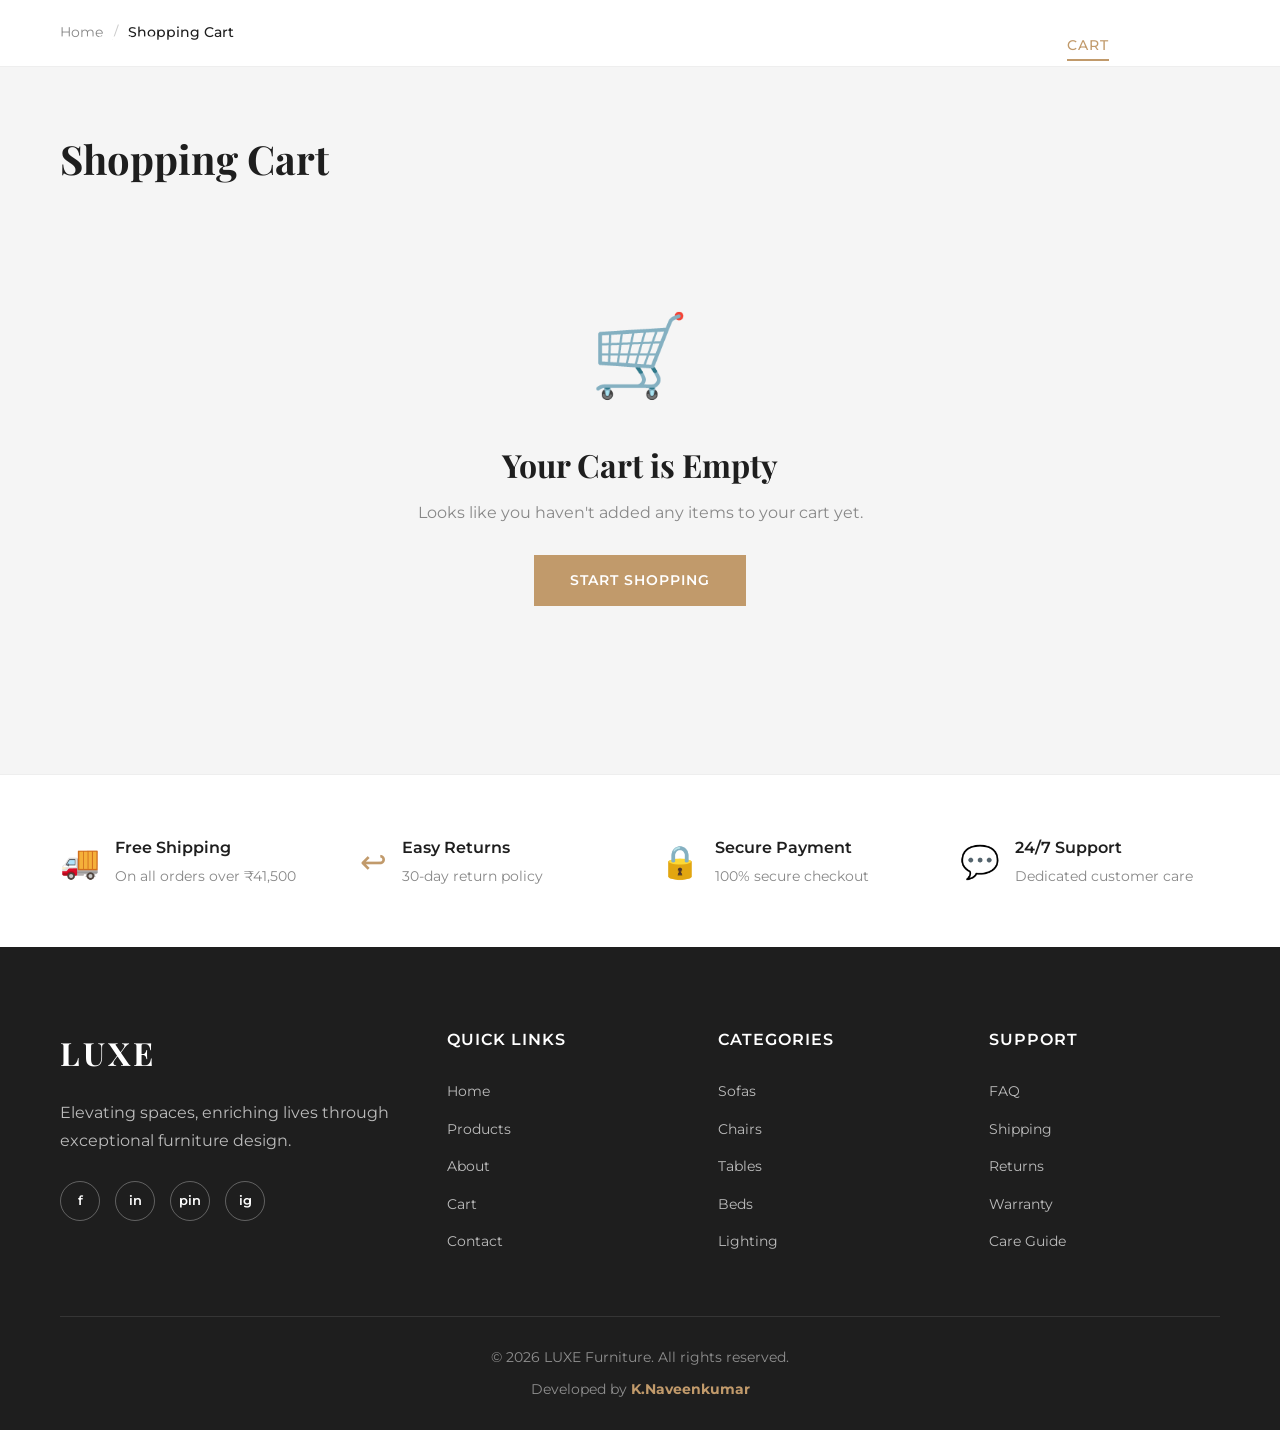
<file: cart.html>
<!DOCTYPE html>
<html lang="en">
<head>
    <meta charset="UTF-8">
    <meta name="viewport" content="width=device-width, initial-scale=1.0">
    <title>Shopping Cart | LUXE Premium Furniture</title>
    <link rel="preconnect" href="https://fonts.googleapis.com">
    <link rel="preconnect" href="https://fonts.gstatic.com" crossorigin>
    <link href="https://fonts.googleapis.com/css2?family=Montserrat:wght@300;400;500;600;700&family=Playfair+Display:wght@400;500;600;700&display=swap" rel="stylesheet">
    <link rel="stylesheet" href="style.css">
</head>
<body>
    <header class="navbar">
        <div class="container nav-container">
            <a href="index.html" class="logo">LUXE</a>
            <nav class="nav-menu">
                <a href="index.html" class="nav-link">Home</a>
                <a href="products.html" class="nav-link">Products</a>
                <a href="about.html" class="nav-link">About</a>
                <a href="cart.html" class="nav-link active cart-link">
                    <span class="cart-icon">Cart</span>
                    <span class="cart-count" style="display: none;">0</span>
                </a>
                <a href="contact.html" class="nav-link">Contact</a>
            </nav>
        </div>
    </header>

    <section class="breadcrumb">
        <div class="container">
            <a href="index.html">Home</a>
            <span class="breadcrumb-sep">/</span>
            <span class="breadcrumb-current">Shopping Cart</span>
        </div>
    </section>

    <section class="cart-page">
        <div class="container">
            <h1 class="page-title-cart">Shopping Cart</h1>
            
            <div class="cart-layout cart-content" style="display: none;">
                <div class="cart-items">
                    <div class="cart-items-list">
                    </div>
                </div>

                <div class="cart-summary">
                    <h2 class="summary-title">Order Summary</h2>
                    
                    <div class="summary-row">
                        <span>Subtotal (<span class="items-count">0 items</span>)</span>
                        <span class="summary-subtotal">$0</span>
                    </div>
                    
                    <div class="summary-row">
                        <span>Shipping</span>
                        <span class="summary-shipping free-shipping">FREE</span>
                    </div>
                    
                    <div class="summary-row">
                        <span>Estimated Tax (9%)</span>
                        <span class="summary-tax">$0</span>
                    </div>
                    
                    <div class="summary-divider"></div>
                    
                    <div class="summary-row summary-total">
                        <span>Estimated Total</span>
                        <span class="summary-total-price">$0</span>
                    </div>

                    <div class="promo-code">
                        <input type="text" placeholder="Promo code" class="promo-input">
                        <button class="promo-btn">Apply</button>
                    </div>

                    <button class="btn-checkout">Proceed to Checkout</button>
                    
                    <div class="secure-badge">
                        <span class="secure-icon">🔒</span>
                        <span>Secure Checkout</span>
                    </div>

                    <div class="payment-methods">
                        <span class="payment-label">We Accept:</span>
                        <div class="payment-icons">
                            <span class="payment-icon">VISA</span>
                            <span class="payment-icon">MC</span>
                            <span class="payment-icon">AMEX</span>
                            <span class="payment-icon">PP</span>
                        </div>
                    </div>
                </div>
            </div>

            <div class="cart-empty" style="display: none;">
                <div class="empty-cart-content">
                    <span class="empty-cart-icon">🛒</span>
                    <h2>Your Cart is Empty</h2>
                    <p>Looks like you haven't added any items to your cart yet.</p>
                    <a href="products.html" class="btn btn-primary">Start Shopping</a>
                </div>
            </div>

            <div class="cart-actions" style="display: none;">
                <a href="products.html" class="btn-continue-shopping">← Continue Shopping</a>
                <button class="btn-clear-cart">Clear Cart</button>
            </div>
        </div>
    </section>

    <section class="features-bar">
        <div class="container">
            <div class="features-grid">
                <div class="feature-item">
                    <div class="feature-icon">🚚</div>
                    <div class="feature-content">
                        <h3>Free Shipping</h3>
                        <p>On all orders over ₹41,500</p>
                    </div>
                </div>
                <div class="feature-item">
                    <div class="feature-icon">↩</div>
                    <div class="feature-content">
                        <h3>Easy Returns</h3>
                        <p>30-day return policy</p>
                    </div>
                </div>
                <div class="feature-item">
                    <div class="feature-icon">🔒</div>
                    <div class="feature-content">
                        <h3>Secure Payment</h3>
                        <p>100% secure checkout</p>
                    </div>
                </div>
                <div class="feature-item">
                    <div class="feature-icon">💬</div>
                    <div class="feature-content">
                        <h3>24/7 Support</h3>
                        <p>Dedicated customer care</p>
                    </div>
                </div>
            </div>
        </div>
    </section>

    <footer class="footer">
        <div class="container">
            <div class="footer-grid">
                <div class="footer-brand">
                    <a href="index.html" class="footer-logo">LUXE</a>
                    <p class="footer-tagline">Elevating spaces, enriching lives through exceptional furniture design.</p>
                    <div class="social-links">
                        <a href="#" class="social-link">f</a>
                        <a href="#" class="social-link">in</a>
                        <a href="#" class="social-link">pin</a>
                        <a href="#" class="social-link">ig</a>
                    </div>
                </div>
                <div class="footer-links">
                    <h4>Quick Links</h4>
                    <ul>
                        <li><a href="index.html">Home</a></li>
                        <li><a href="products.html">Products</a></li>
                        <li><a href="about.html">About</a></li>
                        <li><a href="cart.html">Cart</a></li>
                        <li><a href="contact.html">Contact</a></li>
                    </ul>
                </div>
                <div class="footer-links">
                    <h4>Categories</h4>
                    <ul>
                        <li><a href="products.html">Sofas</a></li>
                        <li><a href="products.html">Chairs</a></li>
                        <li><a href="products.html">Tables</a></li>
                        <li><a href="products.html">Beds</a></li>
                        <li><a href="products.html">Lighting</a></li>
                    </ul>
                </div>
                <div class="footer-links">
                    <h4>Support</h4>
                    <ul>
                        <li><a href="#">FAQ</a></li>
                        <li><a href="#">Shipping</a></li>
                        <li><a href="#">Returns</a></li>
                        <li><a href="#">Warranty</a></li>
                        <li><a href="#">Care Guide</a></li>
                    </ul>
                </div>
            </div>
            <div class="footer-bottom">
                <p>© 2026 LUXE Furniture. All rights reserved.</p>
                <p class="developer-credit">Developed by <strong>K.Naveenkumar</strong></p>
            </div>
        </div>
    </footer>

    <script src="script.js"></script>
    <script>
        // Cart Page JavaScript
        document.addEventListener('DOMContentLoaded', function() {
            renderCartPage();
            initClearCartButton();
        });

        function renderCartPage() {
            const cart = getCart();
            const cartContent = document.querySelector('.cart-content');
            const cartEmpty = document.querySelector('.cart-empty');
            const cartActions = document.querySelector('.cart-actions');
            const cartItemsList = document.querySelector('.cart-items-list');
            const totals = calculateTotals();

            if (cart.length === 0) {
                cartContent.style.display = 'none';
                cartActions.style.display = 'none';
                cartEmpty.style.display = 'flex';
                return;
            }

            cartContent.style.display = 'grid';
            cartActions.style.display = 'flex';
            cartEmpty.style.display = 'none';

            // Build cart items HTML
            let cartHTML = `
                <div class="cart-header">
                    <span class="cart-col-product">Product</span>
                    <span class="cart-col-price">Price</span>
                    <span class="cart-col-qty">Quantity</span>
                    <span class="cart-col-total">Total</span>
                    <span class="cart-col-remove"></span>
                </div>
            `;

            cart.forEach(item => {
                cartHTML += `
                    <div class="cart-item" data-product-id="${item.id}">
                        <div class="cart-item-product">
                            <a href="product-details.html?id=${item.id}" class="cart-item-image">
                                <img src="${item.image}" alt="${item.name}">
                            </a>
                            <div class="cart-item-details">
                                <a href="product-details.html?id=${item.id}"><h3>${item.name}</h3></a>
                                <p>Premium Quality</p>
                                <p class="item-sku">SKU: LUX-${String(item.id).padStart(3, '0')}</p>
                            </div>
                        </div>
                        <div class="cart-item-price" data-label="Price">${formatPrice(item.price)}</div>
                        <div class="cart-item-qty" data-label="Quantity">
                            <div class="qty-controls-static">
                                <button class="qty-btn-static qty-decrease" data-product-id="${item.id}">−</button>
                                <span class="qty-value">${item.quantity}</span>
                                <button class="qty-btn-static qty-increase" data-product-id="${item.id}">+</button>
                            </div>
                        </div>
                        <div class="cart-item-total" data-label="Total">${formatPrice(item.price * item.quantity)}</div>
                        <div class="cart-item-remove">
                            <button class="remove-btn" data-product-id="${item.id}" title="Remove item">×</button>
                        </div>
                    </div>
                `;
            });

            cartItemsList.innerHTML = cartHTML;

            // Update totals
            updateCartTotals();

            // Initialize controls
            initQuantityControls();
            initRemoveControls();
        }

        function initQuantityControls() {
            document.querySelectorAll('.qty-increase').forEach(btn => {
                btn.addEventListener('click', function() {
                    const productId = parseInt(this.getAttribute('data-product-id'));
                    const cartItem = this.closest('.cart-item');
                    const qtyValue = cartItem.querySelector('.qty-value');
                    let value = parseInt(qtyValue.textContent) || 1;
                    value++;
                    qtyValue.textContent = value;
                    updateQuantity(productId, value);
                    updateCartTotals();
                    updateItemTotal(cartItem, productId, value);
                });
            });

            document.querySelectorAll('.qty-decrease').forEach(btn => {
                btn.addEventListener('click', function() {
                    const productId = parseInt(this.getAttribute('data-product-id'));
                    const cartItem = this.closest('.cart-item');
                    const qtyValue = cartItem.querySelector('.qty-value');
                    let value = parseInt(qtyValue.textContent) || 1;
                    if (value > 1) {
                        value--;
                        qtyValue.textContent = value;
                        updateQuantity(productId, value);
                        updateCartTotals();
                        updateItemTotal(cartItem, productId, value);
                    }
                });
            });
        }

        function initRemoveControls() {
            document.querySelectorAll('.remove-btn').forEach(btn => {
                btn.addEventListener('click', function() {
                    const productId = parseInt(this.getAttribute('data-product-id'));
                    const cartItem = this.closest('.cart-item');

                    // Animate removal
                    cartItem.style.opacity = '0';
                    cartItem.style.transform = 'translateX(100px)';
                    cartItem.style.transition = 'all 0.3s ease';

                    setTimeout(() => {
                        removeFromCart(productId);
                        renderCartPage();
                    }, 300);
                });
            });
        }

        function initClearCartButton() {
            const clearBtn = document.querySelector('.btn-clear-cart');
            if (clearBtn) {
                clearBtn.addEventListener('click', function() {
                    if (confirm('Are you sure you want to clear the cart?')) {
                        localStorage.removeItem('luxeCart');
                        renderCartPage();
                    }
                });
            }
        }

        function updateItemTotal(cartItem, productId, quantity) {
            const cart = getCart();
            const item = cart.find(i => i.id === productId);
            if (item) {
                const totalEl = cartItem.querySelector('.cart-item-total');
                totalEl.textContent = formatPrice(item.price * quantity);
            }
        }

        function updateCartTotals() {
            const totals = calculateTotals();
            
            const subtotalEl = document.querySelector('.summary-subtotal');
            const shippingEl = document.querySelector('.summary-shipping');
            const taxEl = document.querySelector('.summary-tax');
            const totalEl = document.querySelector('.summary-total-price');
            const countEl = document.querySelector('.items-count');

            if (subtotalEl) subtotalEl.textContent = formatPrice(totals.subtotal);
            if (shippingEl) shippingEl.textContent = totals.shipping === 0 ? 'FREE' : formatPrice(totals.shipping);
            if (taxEl) taxEl.textContent = formatPrice(totals.tax);
            if (totalEl) totalEl.textContent = formatPrice(totals.total);
            if (countEl) countEl.textContent = totals.itemCount + ' item' + (totals.itemCount !== 1 ? 's' : '');
        }
    </script>
</body>
</html>
</file>
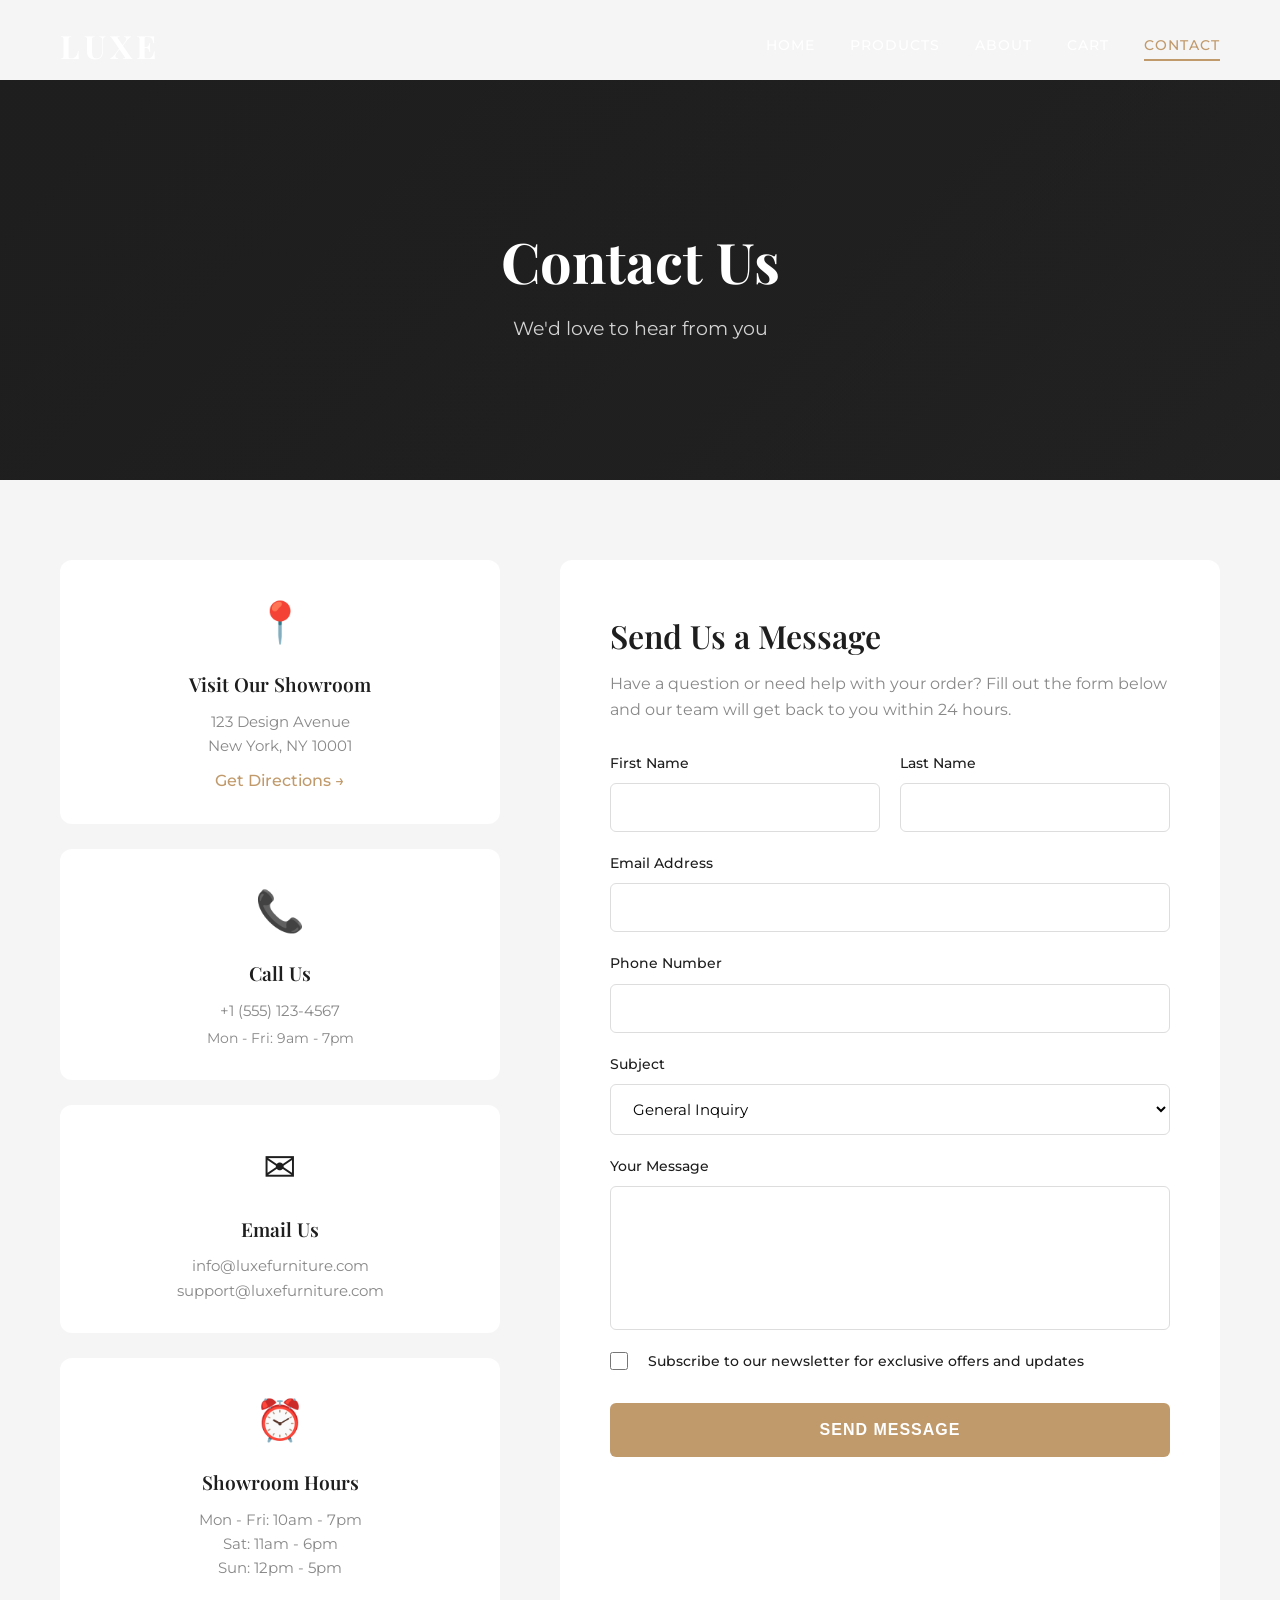
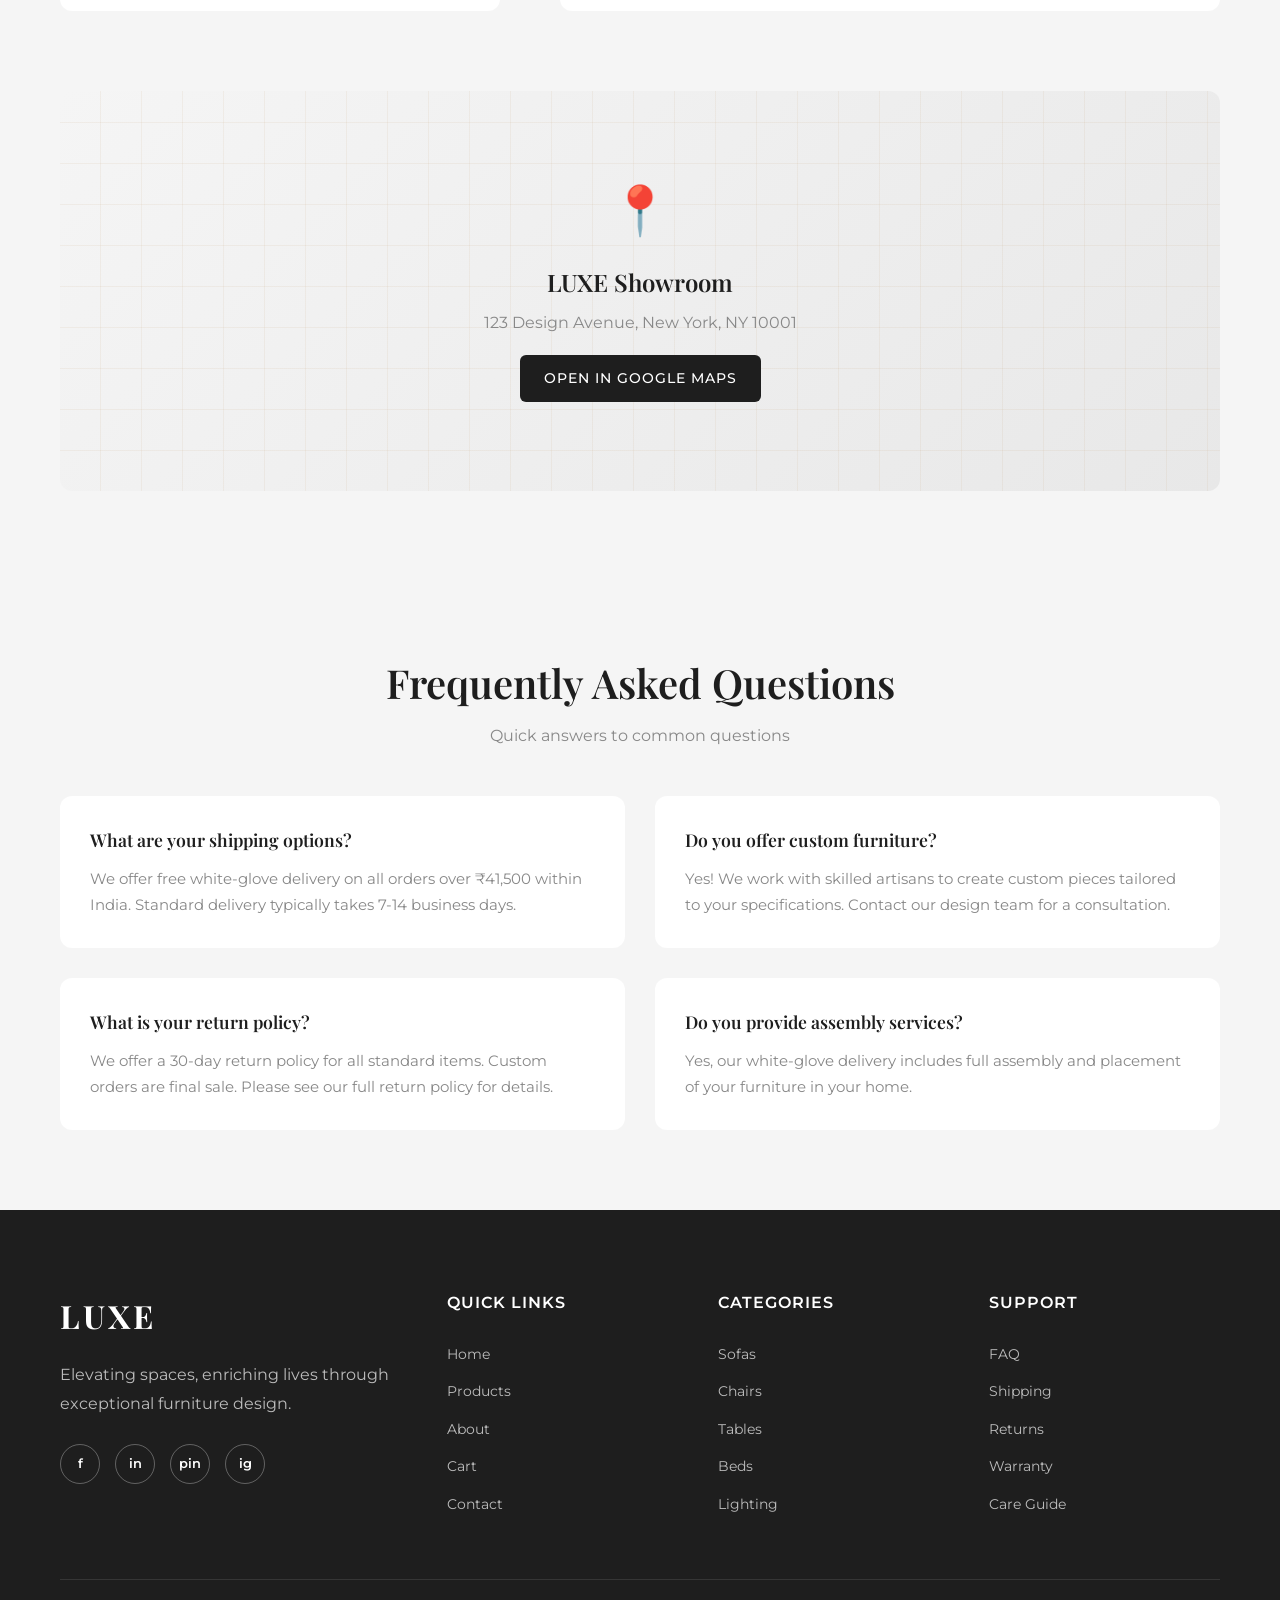
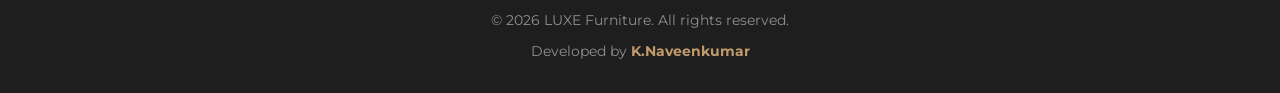
<file: contact.html>
<!DOCTYPE html>
<html lang="en">
<head>
    <meta charset="UTF-8">
    <meta name="viewport" content="width=device-width, initial-scale=1.0">
    <title>Contact Us | LUXE Premium Furniture</title>
    <link rel="preconnect" href="https://fonts.googleapis.com">
    <link rel="preconnect" href="https://fonts.gstatic.com" crossorigin>
    <link href="https://fonts.googleapis.com/css2?family=Montserrat:wght@300;400;500;600;700&family=Playfair+Display:wght@400;500;600;700&display=swap" rel="stylesheet">
    <link rel="stylesheet" href="style.css">
</head>
<body>
    <header class="navbar">
        <div class="container nav-container">
            <a href="index.html" class="logo">LUXE</a>
            <nav class="nav-menu">
                <a href="index.html" class="nav-link">Home</a>
                <a href="products.html" class="nav-link">Products</a>
                <a href="about.html" class="nav-link">About</a>
                <a href="cart.html" class="nav-link cart-link">
                    <span class="cart-icon">Cart</span>
                </a>
                <a href="contact.html" class="nav-link active">Contact</a>
            </nav>
        </div>
    </header>

    <section class="page-header">
        <div class="page-header-overlay"></div>
        <div class="page-header-content">
            <h1 class="page-title">Contact Us</h1>
            <p class="page-subtitle">We'd love to hear from you</p>
        </div>
    </section>

    <section class="contact-page">
        <div class="container">
            <div class="contact-grid-full">
                <div class="contact-info-section">
                    <div class="contact-card">
                        <div class="contact-card-icon">📍</div>
                        <h3>Visit Our Showroom</h3>
                        <p>123 Design Avenue<br>New York, NY 10001</p>
                        <a href="#" class="directions-link">Get Directions →</a>
                    </div>

                    <div class="contact-card">
                        <div class="contact-card-icon">📞</div>
                        <h3>Call Us</h3>
                        <p>+1 (555) 123-4567</p>
                        <p class="contact-hours">Mon - Fri: 9am - 7pm</p>
                    </div>

                    <div class="contact-card">
                        <div class="contact-card-icon">✉</div>
                        <h3>Email Us</h3>
                        <p>info@luxefurniture.com</p>
                        <p>support@luxefurniture.com</p>
                    </div>

                    <div class="contact-card">
                        <div class="contact-card-icon">⏰</div>
                        <h3>Showroom Hours</h3>
                        <p>Mon - Fri: 10am - 7pm<br>Sat: 11am - 6pm<br>Sun: 12pm - 5pm</p>
                    </div>
                </div>

                <div class="contact-form-section">
                    <h2>Send Us a Message</h2>
                    <p class="form-intro">Have a question or need help with your order? Fill out the form below and our team will get back to you within 24 hours.</p>
                    
                    <form class="contact-form-full">
                        <div class="form-row">
                            <div class="form-group-full">
                                <label for="firstName">First Name</label>
                                <input type="text" id="firstName" required>
                            </div>
                            <div class="form-group-full">
                                <label for="lastName">Last Name</label>
                                <input type="text" id="lastName" required>
                            </div>
                        </div>
                        
                        <div class="form-group-full">
                            <label for="email">Email Address</label>
                            <input type="email" id="email" required>
                        </div>
                        
                        <div class="form-group-full">
                            <label for="phone">Phone Number</label>
                            <input type="tel" id="phone">
                        </div>
                        
                        <div class="form-group-full">
                            <label for="subject">Subject</label>
                            <select id="subject">
                                <option>General Inquiry</option>
                                <option>Order Support</option>
                                <option>Product Information</option>
                                <option>Shipping & Delivery</option>
                                <option>Returns & Exchanges</option>
                                <option>Custom Orders</option>
                                <option>Other</option>
                            </select>
                        </div>
                        
                        <div class="form-group-full">
                            <label for="message">Your Message</label>
                            <textarea id="message" rows="6" required></textarea>
                        </div>
                        
                        <div class="form-group-full">
                            <label class="checkbox-label">
                                <input type="checkbox" id="newsletter">
                                <span class="checkmark"></span>
                                Subscribe to our newsletter for exclusive offers and updates
                            </label>
                        </div>
                        
                        <button type="submit" class="btn btn-submit">Send Message</button>
                    </form>
                </div>
            </div>
        </div>
    </section>

    <section class="map-section">
        <div class="container">
            <div class="map-placeholder">
                <div class="map-content">
                    <span class="map-icon">📍</span>
                    <h3>LUXE Showroom</h3>
                    <p>123 Design Avenue, New York, NY 10001</p>
                    <a href="#" class="btn btn-map">Open in Google Maps</a>
                </div>
            </div>
        </div>
    </section>

    <section class="faq-section">
        <div class="container">
            <h2 class="section-title">Frequently Asked Questions</h2>
            <p class="section-subtitle">Quick answers to common questions</p>
            
            <div class="faq-grid">
                <div class="faq-item">
                    <h3>What are your shipping options?</h3>
                    <p>We offer free white-glove delivery on all orders over ₹41,500 within India. Standard delivery typically takes 7-14 business days.</p>
                </div>
                
                <div class="faq-item">
                    <h3>Do you offer custom furniture?</h3>
                    <p>Yes! We work with skilled artisans to create custom pieces tailored to your specifications. Contact our design team for a consultation.</p>
                </div>
                
                <div class="faq-item">
                    <h3>What is your return policy?</h3>
                    <p>We offer a 30-day return policy for all standard items. Custom orders are final sale. Please see our full return policy for details.</p>
                </div>
                
                <div class="faq-item">
                    <h3>Do you provide assembly services?</h3>
                    <p>Yes, our white-glove delivery includes full assembly and placement of your furniture in your home.</p>
                </div>
            </div>
        </div>
    </section>

    <footer class="footer">
        <div class="container">
            <div class="footer-grid">
                <div class="footer-brand">
                    <a href="index.html" class="footer-logo">LUXE</a>
                    <p class="footer-tagline">Elevating spaces, enriching lives through exceptional furniture design.</p>
                    <div class="social-links">
                        <a href="#" class="social-link">f</a>
                        <a href="#" class="social-link">in</a>
                        <a href="#" class="social-link">pin</a>
                        <a href="#" class="social-link">ig</a>
                    </div>
                </div>
                <div class="footer-links">
                    <h4>Quick Links</h4>
                    <ul>
                        <li><a href="index.html">Home</a></li>
                        <li><a href="products.html">Products</a></li>
                        <li><a href="about.html">About</a></li>
                        <li><a href="cart.html">Cart</a></li>
                        <li><a href="contact.html">Contact</a></li>
                    </ul>
                </div>
                <div class="footer-links">
                    <h4>Categories</h4>
                    <ul>
                        <li><a href="products.html">Sofas</a></li>
                        <li><a href="products.html">Chairs</a></li>
                        <li><a href="products.html">Tables</a></li>
                        <li><a href="products.html">Beds</a></li>
                        <li><a href="products.html">Lighting</a></li>
                    </ul>
                </div>
                <div class="footer-links">
                    <h4>Support</h4>
                    <ul>
                        <li><a href="#">FAQ</a></li>
                        <li><a href="#">Shipping</a></li>
                        <li><a href="#">Returns</a></li>
                        <li><a href="#">Warranty</a></li>
                        <li><a href="#">Care Guide</a></li>
                    </ul>
                </div>
            </div>
            <div class="footer-bottom">
                <p>© 2026 LUXE Furniture. All rights reserved.</p>
                <p class="developer-credit">Developed by <strong>K.Naveenkumar</strong></p>
            </div>
        </div>
    </footer>
</body>
</html>
</file>
<file: style.css>
:root {
    --primary: #1E1E1E;
    --secondary: #F5F5F5;
    --accent: #C19A6B;
    --accent-light: #D4B896;
    --neutral: #888888;
    --white: #FFFFFF;
    --black: #000000;
    --shadow: rgba(0, 0, 0, 0.1);
    --shadow-dark: rgba(0, 0, 0, 0.2);
}

* {
    margin: 0;
    padding: 0;
    box-sizing: border-box;
}

html {
    scroll-behavior: smooth;
}

body {
    font-family: 'Montserrat', sans-serif;
    color: var(--primary);
    background: var(--secondary);
    line-height: 1.6;
    overflow-x: hidden;
}

.container {
    max-width: 1200px;
    margin: 0 auto;
    padding: 0 20px;
}

a {
    text-decoration: none;
    color: inherit;
}

img {
    max-width: 100%;
    display: block;
}

.section-title {
    font-family: 'Playfair Display', serif;
    font-size: 2.5rem;
    font-weight: 600;
    text-align: center;
    margin-bottom: 0.5rem;
    opacity: 0;
    animation: fadeInUp 0.8s ease forwards;
}

.section-subtitle {
    text-align: center;
    color: var(--neutral);
    font-size: 1rem;
    margin-bottom: 3rem;
    opacity: 0;
    animation: fadeInUp 0.8s ease 0.2s forwards;
}

@keyframes fadeInUp {
    from {
        opacity: 0;
        transform: translateY(30px);
    }
    to {
        opacity: 1;
        transform: translateY(0);
    }
}

@keyframes fadeInLeft {
    from {
        opacity: 0;
        transform: translateX(-50px);
    }
    to {
        opacity: 1;
        transform: translateX(0);
    }
}

@keyframes fadeInRight {
    from {
        opacity: 0;
        transform: translateX(50px);
    }
    to {
        opacity: 1;
        transform: translateX(0);
    }
}

@keyframes scaleIn {
    from {
        opacity: 0;
        transform: scale(0.9);
    }
    to {
        opacity: 1;
        transform: scale(1);
    }
}

@keyframes slideDown {
    from {
        opacity: 0;
        transform: translateY(-20px);
    }
    to {
        opacity: 1;
        transform: translateY(0);
    }
}

@keyframes pulse {
    0%, 100% {
        transform: scale(1);
    }
    50% {
        transform: scale(1.05);
    }
}

@keyframes bounce {
    0%, 20%, 50%, 80%, 100% {
        transform: translateY(0);
    }
    40% {
        transform: translateY(-10px);
    }
    60% {
        transform: translateY(-5px);
    }
}

@keyframes glow {
    0%, 100% {
        box-shadow: 0 0 20px rgba(193, 154, 107, 0.3);
    }
    50% {
        box-shadow: 0 0 40px rgba(193, 154, 107, 0.6);
    }
}

@keyframes float {
    0%, 100% {
        transform: translateY(0);
    }
    50% {
        transform: translateY(-10px);
    }
}

@keyframes zoomIn {
    from {
        transform: scale(1);
    }
    to {
        transform: scale(1.1);
    }
}

@keyframes shimmer {
    0% {
        background-position: -200% center;
    }
    100% {
        background-position: 200% center;
    }
}

.btn {
    display: inline-block;
    padding: 14px 36px;
    font-size: 0.9rem;
    font-weight: 600;
    text-transform: uppercase;
    letter-spacing: 1px;
    border: none;
    cursor: pointer;
    transition: all 0.4s ease;
    position: relative;
    overflow: hidden;
}

.btn-primary {
    background: var(--accent);
    color: var(--white);
}

.btn-primary::before {
    content: '';
    position: absolute;
    top: 0;
    left: -100%;
    width: 100%;
    height: 100%;
    background: linear-gradient(90deg, transparent, rgba(255,255,255,0.2), transparent);
    transition: left 0.5s ease;
}

.btn-primary:hover::before {
    left: 100%;
}

.btn-primary:hover {
    background: var(--accent-light);
    transform: translateY(-3px);
    box-shadow: 0 10px 30px rgba(193, 154, 107, 0.4);
}

.btn-secondary {
    background: var(--primary);
    color: var(--white);
    padding: 12px 24px;
    font-size: 0.8rem;
}

.btn-secondary:hover {
    background: var(--accent);
    transform: translateY(-2px);
    box-shadow: 0 5px 20px rgba(193, 154, 107, 0.3);
}

.btn-full {
    width: 100%;
}

/* Navbar */
.navbar {
    position: fixed;
    top: 0;
    left: 0;
    width: 100%;
    z-index: 1000;
    padding: 20px 0;
    transition: all 0.4s ease;
    background: transparent;
}

.navbar.scrolled {
    background: var(--white);
    box-shadow: 0 2px 20px var(--shadow);
    padding: 15px 0;
}

.nav-container {
    display: flex;
    justify-content: space-between;
    align-items: center;
}

.logo {
    font-family: 'Playfair Display', serif;
    font-size: 2rem;
    font-weight: 700;
    color: var(--white);
    letter-spacing: 4px;
    opacity: 0;
    animation: fadeInUp 0.8s ease 0.3s forwards;
    transition: color 0.4s ease;
}

.navbar.scrolled .logo {
    color: var(--primary);
}

.nav-menu {
    display: flex;
    gap: 35px;
}

.nav-link {
    color: var(--white);
    font-size: 0.85rem;
    font-weight: 500;
    text-transform: uppercase;
    letter-spacing: 1px;
    position: relative;
    padding: 5px 0;
    transition: color 0.4s ease;
    opacity: 0;
    animation: slideDown 0.5s ease forwards;
}

.navbar.scrolled .nav-link {
    color: var(--primary);
}

.nav-link:nth-child(1) { animation-delay: 0.4s; }
.nav-link:nth-child(2) { animation-delay: 0.5s; }
.nav-link:nth-child(3) { animation-delay: 0.6s; }
.nav-link:nth-child(4) { animation-delay: 0.7s; }
.nav-link:nth-child(5) { animation-delay: 0.8s; }
.nav-link:nth-child(6) { animation-delay: 0.9s; }

.nav-link::after {
    content: '';
    position: absolute;
    bottom: 0;
    left: 0;
    width: 0;
    height: 2px;
    background: var(--accent);
    transition: width 0.3s ease;
}

.nav-link:hover::after {
    width: 100%;
}

.nav-link:hover {
    color: var(--accent);
}

/* Hero Section */
.hero {
    height: 100vh;
    min-height: 700px;
    position: relative;
    display: flex;
    align-items: center;
    justify-content: center;
    background: url('https://images.unsplash.com/photo-1618221195710-dd6b41faaea6?w=1920&h=1080&fit=crop') center/cover no-repeat;
}

.hero::before {
    content: '';
    position: absolute;
    top: 0;
    left: 0;
    width: 100%;
    height: 100%;
    background: linear-gradient(135deg, rgba(0,0,0,0.7) 0%, rgba(0,0,0,0.4) 50%, rgba(0,0,0,0.6) 100%);
    animation: fadeIn 1s ease forwards;
}

@keyframes fadeIn {
    from { opacity: 0; }
    to { opacity: 1; }
}

.hero-overlay {
    position: absolute;
    top: 0;
    left: 0;
    width: 100%;
    height: 100%;
    background: inherit;
    animation: heroZoom 20s ease infinite alternate;
}

@keyframes heroZoom {
    from {
        transform: scale(1);
    }
    to {
        transform: scale(1.1);
    }
}

.hero-content {
    position: relative;
    z-index: 2;
    text-align: center;
    padding: 0 20px;
}

.hero-title {
    font-family: 'Playfair Display', serif;
    font-size: 4rem;
    font-weight: 700;
    color: var(--white);
    margin-bottom: 1rem;
    opacity: 0;
    transform: translateY(50px);
    animation: heroTextIn 1s ease 0.5s forwards;
}

.hero-subtitle {
    font-size: 1.3rem;
    color: rgba(255,255,255,0.9);
    margin-bottom: 2.5rem;
    font-weight: 300;
    letter-spacing: 2px;
    opacity: 0;
    transform: translateY(50px);
    animation: heroTextIn 1s ease 0.7s forwards;
}

.hero-content .btn {
    opacity: 0;
    transform: translateY(50px);
    animation: heroTextIn 1s ease 0.9s forwards;
}

@keyframes heroTextIn {
    to {
        opacity: 1;
        transform: translateY(0);
    }
}

.scroll-indicator {
    position: absolute;
    bottom: 40px;
    left: 50%;
    transform: translateX(-50%);
    z-index: 2;
}

.scroll-indicator span {
    display: block;
    width: 30px;
    height: 50px;
    border: 2px solid var(--white);
    border-radius: 20px;
    position: relative;
}

.scroll-indicator span::before {
    content: '';
    position: absolute;
    top: 10px;
    left: 50%;
    transform: translateX(-50%);
    width: 6px;
    height: 6px;
    background: var(--accent);
    border-radius: 50%;
    animation: scrollBounce 2s ease infinite;
}

@keyframes scrollBounce {
    0%, 100% {
        top: 10px;
        opacity: 1;
    }
    50% {
        top: 30px;
        opacity: 0.3;
    }
}

/* Categories Section */
.categories {
    padding: 100px 0;
    background: var(--white);
}

.category-grid {
    display: grid;
    grid-template-columns: repeat(4, 1fr);
    gap: 25px;
}

.category-card {
    position: relative;
    height: 350px;
    overflow: hidden;
    border-radius: 8px;
    cursor: pointer;
    opacity: 0;
    animation: fadeInUp 0.8s ease forwards;
}

.category-card:nth-child(1) { animation-delay: 0.1s; }
.category-card:nth-child(2) { animation-delay: 0.2s; }
.category-card:nth-child(3) { animation-delay: 0.3s; }
.category-card:nth-child(4) { animation-delay: 0.4s; }

.category-image {
    width: 100%;
    height: 100%;
    overflow: hidden;
}

.category-image img {
    width: 100%;
    height: 100%;
    object-fit: cover;
    transition: transform 0.6s ease;
}

.category-card:hover .category-image img {
    transform: scale(1.15);
}

.category-overlay {
    position: absolute;
    top: 0;
    left: 0;
    width: 100%;
    height: 100%;
    background: linear-gradient(to top, rgba(0,0,0,0.8) 0%, rgba(0,0,0,0.2) 50%, rgba(0,0,0,0.4) 100%);
    display: flex;
    flex-direction: column;
    justify-content: flex-end;
    padding: 30px;
    transition: background 0.4s ease;
}

.category-card:hover .category-overlay {
    background: linear-gradient(to top, rgba(30,30,30,0.95) 0%, rgba(30,30,30,0.7) 50%, rgba(30,30,30,0.5) 100%);
}

.category-overlay h3 {
    font-family: 'Playfair Display', serif;
    font-size: 1.8rem;
    color: var(--white);
    margin-bottom: 10px;
    transform: translateY(20px);
    opacity: 0;
    transition: all 0.4s ease 0.1s;
}

.category-card:hover .category-overlay h3 {
    transform: translateY(0);
    opacity: 1;
}

.category-link {
    color: var(--accent);
    font-size: 0.85rem;
    font-weight: 600;
    text-transform: uppercase;
    letter-spacing: 2px;
    transform: translateY(20px);
    opacity: 0;
    transition: all 0.4s ease 0.2s;
}

.category-card:hover .category-link {
    transform: translateY(0);
    opacity: 1;
}

.category-link:hover {
    color: var(--accent-light);
}

/* Products Section */
.products {
    padding: 100px 0;
    background: var(--secondary);
}

.product-grid {
    display: grid;
    grid-template-columns: repeat(3, 1fr);
    gap: 30px;
}

.product-card {
    background: var(--white);
    border-radius: 12px;
    overflow: hidden;
    transition: all 0.4s ease;
    opacity: 0;
    animation: fadeInUp 0.8s ease forwards;
}

.product-card:nth-child(1) { animation-delay: 0.1s; }
.product-card:nth-child(2) { animation-delay: 0.2s; }
.product-card:nth-child(3) { animation-delay: 0.3s; }
.product-card:nth-child(4) { animation-delay: 0.4s; }
.product-card:nth-child(5) { animation-delay: 0.5s; }
.product-card:nth-child(6) { animation-delay: 0.6s; }

.product-card:hover {
    transform: translateY(-10px);
    box-shadow: 0 20px 40px var(--shadow-dark);
}

.product-image {
    position: relative;
    height: 280px;
    overflow: hidden;
}

.product-image img {
    width: 100%;
    height: 100%;
    object-fit: cover;
    transition: transform 0.5s ease;
}

.product-card:hover .product-image img {
    transform: scale(1.1);
}

.product-badge {
    position: absolute;
    top: 15px;
    left: 15px;
    padding: 6px 14px;
    font-size: 0.7rem;
    font-weight: 600;
    text-transform: uppercase;
    letter-spacing: 1px;
    background: var(--accent);
    color: var(--white);
    border-radius: 4px;
}

.product-badge.sale {
    background: #e74c3c;
}

.product-info {
    padding: 25px;
}

.product-name {
    font-family: 'Playfair Display', serif;
    font-size: 1.3rem;
    font-weight: 600;
    margin-bottom: 8px;
    color: var(--primary);
}

.product-description {
    font-size: 0.9rem;
    color: var(--neutral);
    margin-bottom: 15px;
}

.product-footer {
    display: flex;
    justify-content: space-between;
    align-items: center;
}

.product-price {
    font-size: 1.2rem;
    font-weight: 700;
    color: var(--accent);
}

.old-price {
    text-decoration: line-through;
    color: var(--neutral);
    font-weight: 400;
    font-size: 0.9rem;
    margin-right: 8px;
}

/* Featured Section */
.featured {
    padding: 100px 0;
    background: var(--white);
}

.featured-content {
    display: grid;
    grid-template-columns: 1.2fr 1fr;
    gap: 60px;
    align-items: center;
}

.featured-image {
    position: relative;
    opacity: 0;
    animation: fadeInLeft 1s ease forwards;
}

.featured-image img {
    border-radius: 12px;
    box-shadow: 0 30px 60px var(--shadow-dark);
}

.featured-glow {
    position: absolute;
    top: -20px;
    left: -20px;
    right: -20px;
    bottom: -20px;
    border: 3px solid var(--accent);
    border-radius: 16px;
    opacity: 0.5;
    animation: glow 3s ease infinite;
}

.featured-text {
    opacity: 0;
    animation: fadeInRight 1s ease 0.3s forwards;
}

.featured-label {
    display: inline-block;
    padding: 8px 16px;
    font-size: 0.75rem;
    font-weight: 600;
    text-transform: uppercase;
    letter-spacing: 2px;
    background: var(--accent);
    color: var(--white);
    border-radius: 4px;
    margin-bottom: 20px;
}

.featured-title {
    font-family: 'Playfair Display', serif;
    font-size: 2.8rem;
    font-weight: 700;
    margin-bottom: 20px;
    line-height: 1.2;
}

.featured-description {
    font-size: 1rem;
    color: var(--neutral);
    line-height: 1.8;
    margin-bottom: 25px;
}

.featured-features {
    list-style: none;
    margin-bottom: 30px;
}

.featured-features li {
    position: relative;
    padding-left: 25px;
    margin-bottom: 12px;
    font-weight: 500;
}

.featured-features li::before {
    content: '✓';
    position: absolute;
    left: 0;
    color: var(--accent);
    font-weight: 700;
}

/* Testimonials Section */
.testimonials {
    padding: 100px 0;
    background: linear-gradient(135deg, var(--primary) 0%, #2a2a2a 100%);
}

.testimonials .section-title,
.testimonials .section-subtitle {
    color: var(--white);
}

.testimonials .section-title {
    opacity: 1;
}

.testimonials .section-subtitle {
    opacity: 0.7;
}

.testimonial-grid {
    display: grid;
    grid-template-columns: repeat(3, 1fr);
    gap: 30px;
}

.testimonial-card {
    background: var(--white);
    padding: 40px;
    border-radius: 12px;
    position: relative;
    transition: all 0.4s ease;
    opacity: 0;
    animation: scaleIn 0.8s ease forwards;
}

.testimonial-card:nth-child(1) { animation-delay: 0.1s; }
.testimonial-card:nth-child(2) { animation-delay: 0.2s; }
.testimonial-card:nth-child(3) { animation-delay: 0.3s; }

.testimonial-card:hover {
    transform: translateY(-5px);
    box-shadow: 0 20px 40px rgba(0,0,0,0.3);
}

.testimonial-stars {
    margin-bottom: 20px;
}

.testimonial-stars span {
    color: var(--accent);
    font-size: 1.2rem;
}

.testimonial-text {
    font-size: 1rem;
    line-height: 1.8;
    color: var(--primary);
    margin-bottom: 25px;
    font-style: italic;
}

.testimonial-author {
    display: flex;
    align-items: center;
    gap: 15px;
}

.testimonial-author img {
    width: 60px;
    height: 60px;
    border-radius: 50%;
    object-fit: cover;
    border: 3px solid var(--accent);
    animation: pulse 2s ease infinite;
}

.author-info h4 {
    font-size: 1rem;
    font-weight: 600;
    margin-bottom: 3px;
}

.author-info p {
    font-size: 0.85rem;
    color: var(--neutral);
}

/* About Section */
.about {
    padding: 100px 0;
    background: var(--secondary);
}

.about-grid {
    display: grid;
    grid-template-columns: 1fr 1fr;
    gap: 60px;
    align-items: center;
}

.about-image {
    position: relative;
    opacity: 0;
    animation: fadeInLeft 1s ease forwards;
}

.about-image::before {
    content: '';
    position: absolute;
    top: -20px;
    left: -20px;
    width: 100%;
    height: 100%;
    border: 3px solid var(--accent);
    border-radius: 12px;
    z-index: -1;
}

.about-image img {
    border-radius: 12px;
    box-shadow: 0 20px 50px var(--shadow-dark);
}

.about-content {
    opacity: 0;
    animation: fadeInRight 1s ease 0.3s forwards;
}

.about-label {
    display: inline-block;
    font-size: 0.8rem;
    font-weight: 600;
    text-transform: uppercase;
    letter-spacing: 3px;
    color: var(--accent);
    margin-bottom: 15px;
}

.about-title {
    font-family: 'Playfair Display', serif;
    font-size: 2.5rem;
    font-weight: 700;
    margin-bottom: 25px;
    line-height: 1.2;
}

.about-text {
    font-size: 1rem;
    color: var(--neutral);
    line-height: 1.8;
    margin-bottom: 20px;
}

.about-stats {
    display: flex;
    gap: 40px;
    margin-top: 40px;
    padding-top: 30px;
    border-top: 1px solid rgba(0,0,0,0.1);
}

.stat {
    text-align: center;
}

.stat-number {
    display: block;
    font-family: 'Playfair Display', serif;
    font-size: 2.5rem;
    font-weight: 700;
    color: var(--accent);
    margin-bottom: 5px;
}

.stat-label {
    font-size: 0.8rem;
    color: var(--neutral);
    text-transform: uppercase;
    letter-spacing: 1px;
}

/* Contact Section */
.contact {
    padding: 100px 0;
    background: var(--white);
}

.contact-grid {
    display: grid;
    grid-template-columns: 1fr 1.5fr;
    gap: 60px;
}

.contact-info {
    opacity: 0;
    animation: fadeInLeft 0.8s ease forwards;
}

.contact-item {
    margin-bottom: 35px;
}

.contact-item h3 {
    font-family: 'Playfair Display', serif;
    font-size: 1.2rem;
    font-weight: 600;
    margin-bottom: 10px;
}

.contact-item p {
    color: var(--neutral);
    line-height: 1.8;
}

.contact-form {
    background: var(--secondary);
    padding: 50px;
    border-radius: 12px;
    opacity: 0;
    animation: fadeInRight 0.8s ease 0.2s forwards;
}

.form-group {
    position: relative;
    margin-bottom: 30px;
}

.form-group input,
.form-group textarea {
    width: 100%;
    padding: 15px 0;
    font-size: 1rem;
    font-family: 'Montserrat', sans-serif;
    border: none;
    border-bottom: 2px solid #ddd;
    background: transparent;
    outline: none;
    transition: border-color 0.3s ease;
}

.form-group textarea {
    resize: none;
    padding-top: 15px;
}

.form-group label {
    position: absolute;
    left: 0;
    top: 15px;
    font-size: 0.95rem;
    color: var(--neutral);
    pointer-events: none;
    transition: all 0.3s ease;
}

.form-group input:focus,
.form-group textarea:focus {
    border-bottom-color: var(--accent);
}

.form-group input:focus ~ label,
.form-group input:valid ~ label,
.form-group textarea:focus ~ label,
.form-group textarea:valid ~ label {
    top: -10px;
    font-size: 0.75rem;
    color: var(--accent);
}

/* Footer */
.footer {
    background: var(--primary);
    color: var(--white);
    padding: 80px 0 30px;
}

.footer-grid {
    display: grid;
    grid-template-columns: 1.5fr 1fr 1fr 1fr;
    gap: 40px;
    margin-bottom: 50px;
}

.footer-logo {
    font-family: 'Playfair Display', serif;
    font-size: 2rem;
    font-weight: 700;
    letter-spacing: 3px;
    display: block;
    margin-bottom: 20px;
}

.footer-tagline {
    color: rgba(255,255,255,0.7);
    line-height: 1.8;
    margin-bottom: 25px;
}

.social-links {
    display: flex;
    gap: 15px;
}

.social-link {
    width: 40px;
    height: 40px;
    border: 1px solid rgba(255,255,255,0.3);
    border-radius: 50%;
    display: flex;
    align-items: center;
    justify-content: center;
    font-size: 0.8rem;
    font-weight: 600;
    transition: all 0.3s ease;
}

.social-link:hover {
    background: var(--accent);
    border-color: var(--accent);
    transform: scale(1.1);
}

.footer-links h4 {
    font-size: 1rem;
    font-weight: 600;
    margin-bottom: 25px;
    text-transform: uppercase;
    letter-spacing: 1px;
}

.footer-links ul {
    list-style: none;
}

.footer-links li {
    margin-bottom: 12px;
}

.footer-links a {
    color: rgba(255,255,255,0.7);
    font-size: 0.9rem;
    position: relative;
    transition: color 0.3s ease;
}

.footer-links a::after {
    content: '';
    position: absolute;
    bottom: -2px;
    left: 0;
    width: 0;
    height: 1px;
    background: var(--accent);
    transition: width 0.3s ease;
}

.footer-links a:hover {
    color: var(--accent);
}

.footer-links a:hover::after {
    width: 100%;
}

.footer-bottom {
    padding-top: 30px;
    border-top: 1px solid rgba(255,255,255,0.1);
    text-align: center;
}

.footer-bottom p {
    color: rgba(255,255,255,0.5);
    font-size: 0.85rem;
}

/* Responsive Styles */
@media (max-width: 1024px) {
    .category-grid {
        grid-template-columns: repeat(2, 1fr);
    }
    
    .product-grid {
        grid-template-columns: repeat(2, 1fr);
    }
    
    .featured-content {
        grid-template-columns: 1fr;
        gap: 40px;
    }
    
    .featured-text {
        text-align: center;
    }
    
    .featured-features {
        display: inline-block;
        text-align: left;
    }
    
    .testimonial-grid {
        grid-template-columns: repeat(2, 1fr);
    }
    
    .testimonial-card:last-child {
        grid-column: span 2;
        max-width: 50%;
        margin: 0 auto;
    }
    
    .about-grid {
        grid-template-columns: 1fr;
        gap: 40px;
    }
    
    .contact-grid {
        grid-template-columns: 1fr;
    }
    
    .footer-grid {
        grid-template-columns: repeat(2, 1fr);
    }
}

@media (max-width: 768px) {
    .nav-menu {
        display: none;
    }
    
    .hero-title {
        font-size: 2.5rem;
    }
    
    .hero-subtitle {
        font-size: 1rem;
    }
    
    .section-title {
        font-size: 2rem;
    }
    
    .category-grid {
        grid-template-columns: 1fr;
    }
    
    .category-card {
        height: 280px;
    }
    
    .product-grid {
        grid-template-columns: 1fr;
    }
    
    .testimonial-grid {
        grid-template-columns: 1fr;
    }
    
    .testimonial-card:last-child {
        grid-column: auto;
        max-width: 100%;
    }
    
    .about-stats {
        flex-direction: column;
        gap: 25px;
    }
    
    .footer-grid {
        grid-template-columns: 1fr;
        text-align: center;
    }
    
    .social-links {
        justify-content: center;
    }
    
    .contact-form {
        padding: 30px 20px;
    }
    
    .featured-title {
        font-size: 2rem;
    }
    
    .about-title {
        font-size: 1.8rem;
    }
}

@media (max-width: 480px) {
    .container {
        padding: 0 15px;
    }
    
    .hero-title {
        font-size: 2rem;
    }
    
    .btn {
        padding: 12px 28px;
        font-size: 0.8rem;
    }
    
    .product-info {
        padding: 20px;
    }
    
    .featured-content {
        gap: 30px;
    }
    
    .testimonial-card {
        padding: 30px;
    }
}

/* Navigation Active State */
.nav-link.active {
    color: var(--accent);
}

.nav-link.active::after {
    width: 100%;
}

/* Page Header */
.page-header {
    height: 400px;
    position: relative;
    display: flex;
    align-items: center;
    justify-content: center;
    background: linear-gradient(135deg, var(--primary) 0%, #2a2a2a 100%);
    margin-top: 80px;
    overflow: hidden;
}

.page-header::before {
    content: '';
    position: absolute;
    top: 0;
    left: 0;
    width: 100%;
    height: 100%;
    background: url('https://images.unsplash.com/photo-1618221195710-dd6b41faaea6?w=1920&h=600&fit=crop') center/cover;
    opacity: 0.2;
}

.page-header-overlay {
    position: absolute;
    top: 0;
    left: 0;
    width: 100%;
    height: 100%;
    background: linear-gradient(135deg, rgba(30,30,30,0.9) 0%, rgba(30,30,30,0.7) 100%);
}

.page-header-content {
    position: relative;
    z-index: 2;
    text-align: center;
    padding: 0 20px;
}

.page-title {
    font-family: 'Playfair Display', serif;
    font-size: 3.5rem;
    font-weight: 700;
    color: var(--white);
    margin-bottom: 0.5rem;
    opacity: 0;
    animation: fadeInUp 0.8s ease forwards;
}

.page-subtitle {
    font-size: 1.2rem;
    color: rgba(255,255,255,0.8);
    opacity: 0;
    animation: fadeInUp 0.8s ease 0.2s forwards;
}

/* Breadcrumb */
.breadcrumb {
    background: var(--white);
    padding: 20px 0;
    border-bottom: 1px solid #eee;
}

.breadcrumb .container {
    display: flex;
    align-items: center;
    gap: 10px;
}

.breadcrumb a {
    color: var(--neutral);
    font-size: 0.9rem;
    transition: color 0.3s ease;
}

.breadcrumb a:hover {
    color: var(--accent);
}

.breadcrumb-sep {
    color: #ccc;
}

.breadcrumb-current {
    color: var(--primary);
    font-size: 0.9rem;
    font-weight: 500;
}

/* Products Page */
.products-page {
    padding: 60px 0 100px;
    background: var(--secondary);
}

.products-toolbar {
    display: flex;
    justify-content: space-between;
    align-items: center;
    margin-bottom: 40px;
    padding: 20px;
    background: var(--white);
    border-radius: 8px;
}

.results-count {
    color: var(--neutral);
    font-size: 0.9rem;
}

.sort-select {
    padding: 10px 20px;
    border: 1px solid #ddd;
    border-radius: 4px;
    font-family: 'Montserrat', sans-serif;
    font-size: 0.9rem;
    color: var(--primary);
    background: var(--white);
    cursor: pointer;
}

.sort-select:focus {
    outline: none;
    border-color: var(--accent);
}

.product-grid-full {
    display: grid;
    grid-template-columns: repeat(3, 1fr);
    gap: 30px;
}

/* Product Card Enhancements */
.product-card .product-image {
    position: relative;
    height: 280px;
    overflow: hidden;
}

.product-card .product-image img {
    width: 100%;
    height: 100%;
    object-fit: cover;
    transition: transform 0.5s ease;
}

.product-card:hover .product-image img {
    transform: scale(1.1);
}

.product-image-link {
    display: block;
}

.product-overlay {
    position: absolute;
    top: 0;
    left: 0;
    width: 100%;
    height: 100%;
    background: rgba(30,30,30,0.7);
    display: flex;
    align-items: center;
    justify-content: center;
    opacity: 0;
    transition: opacity 0.3s ease;
}

.product-card:hover .product-overlay {
    opacity: 1;
}

.view-details {
    color: var(--white);
    font-size: 0.9rem;
    font-weight: 600;
    text-transform: uppercase;
    letter-spacing: 1px;
    padding: 12px 24px;
    border: 2px solid var(--white);
    transition: all 0.3s ease;
}

.view-details:hover {
    background: var(--white);
    color: var(--primary);
}

.product-card .product-info {
    padding: 25px;
    background: var(--white);
}

.product-card .product-info h3 {
    font-family: 'Playfair Display', serif;
    font-size: 1.2rem;
    font-weight: 600;
    margin-bottom: 8px;
    color: var(--primary);
    transition: color 0.3s ease;
}

.product-card .product-info h3:hover {
    color: var(--accent);
}

.product-card .product-name:hover {
    color: var(--accent);
}

.product-rating {
    display: flex;
    align-items: center;
    gap: 8px;
    margin-bottom: 15px;
}

.product-rating .stars {
    color: var(--accent);
    font-size: 0.9rem;
    letter-spacing: 2px;
}

.product-rating .rating-count {
    color: var(--neutral);
    font-size: 0.8rem;
}

.product-card .product-footer {
    display: flex;
    justify-content: space-between;
    align-items: center;
    flex-wrap: wrap;
    gap: 10px;
}

.product-card .product-price {
    font-size: 1.3rem;
    font-weight: 700;
    color: var(--primary);
}

.product-card .old-price {
    text-decoration: line-through;
    color: var(--neutral);
    font-weight: 400;
    font-size: 0.95rem;
    margin-right: 8px;
}

/* Product Actions */
.product-actions {
    display: flex;
    gap: 8px;
    align-items: center;
    flex-wrap: wrap;
}

.btn-cart {
    display: inline-flex;
    align-items: center;
    justify-content: center;
    padding: 10px 16px;
    font-size: 0.75rem;
    font-weight: 600;
    text-transform: uppercase;
    letter-spacing: 0.5px;
    background: var(--primary);
    color: var(--white);
    border: none;
    cursor: pointer;
    transition: all 0.3s ease;
    border-radius: 4px;
    position: relative;
    overflow: hidden;
}

.btn-cart:hover {
    background: var(--accent);
    transform: translateY(-2px);
}

.btn-cart:active {
    transform: translateY(0);
}

.btn-buy {
    display: inline-flex;
    align-items: center;
    justify-content: center;
    padding: 10px 16px;
    font-size: 0.75rem;
    font-weight: 600;
    text-transform: uppercase;
    letter-spacing: 0.5px;
    background: var(--accent);
    color: var(--white);
    transition: all 0.3s ease;
    border-radius: 4px;
}

.btn-buy:hover {
    background: var(--accent-light);
    transform: translateY(-2px);
}

/* Cart Checkbox for Add to Cart Animation */
.cart-checkbox {
    display: none;
}

.btn-cart {
    display: inline-flex;
    align-items: center;
    justify-content: center;
}

.btn-cart .btn-text,
.btn-cart .btn-added {
    transition: all 0.3s ease;
}

.btn-cart .btn-added {
    position: absolute;
    opacity: 0;
    transform: translateY(20px);
}

.cart-checkbox:checked + .btn-cart {
    background: #27ae60;
}

.cart-checkbox:checked + .btn-cart .btn-text {
    opacity: 0;
    transform: translateY(-20px);
}

.cart-checkbox:checked + .btn-cart .btn-added {
    opacity: 1;
    transform: translateY(0);
}

/* Pagination */
.pagination {
    display: flex;
    justify-content: center;
    align-items: center;
    gap: 10px;
    margin-top: 60px;
}

.pagination-link,
.pagination-arrow {
    display: flex;
    align-items: center;
    justify-content: center;
    width: 40px;
    height: 40px;
    border-radius: 4px;
    font-size: 0.9rem;
    font-weight: 500;
    transition: all 0.3s ease;
}

.pagination-link {
    color: var(--primary);
    background: var(--white);
}

.pagination-link:hover,
.pagination-arrow:hover {
    background: var(--accent);
    color: var(--white);
}

.pagination-link.active {
    background: var(--primary);
    color: var(--white);
}

.pagination-arrow {
    color: var(--neutral);
    background: transparent;
}

.pagination-ellipsis {
    color: var(--neutral);
}

/* Product Details Page */
.product-details {
    padding: 60px 0 100px;
}

.product-details-grid {
    display: grid;
    grid-template-columns: 1fr 1fr;
    gap: 60px;
    align-items: start;
}

/* Gallery */
.product-gallery {
    position: sticky;
    top: 100px;
}

.main-image {
    position: relative;
    overflow: hidden;
    border-radius: 12px;
    margin-bottom: 20px;
    background: var(--white);
}

.main-image img {
    width: 100%;
    height: auto;
    transition: transform 0.5s ease;
    cursor: zoom-in;
}

.main-image:hover img {
    transform: scale(1.05);
}

.thumbnail-gallery {
    display: grid;
    grid-template-columns: repeat(4, 1fr);
    gap: 15px;
}

.thumbnail {
    border-radius: 8px;
    overflow: hidden;
    cursor: pointer;
    border: 2px solid transparent;
    transition: all 0.3s ease;
    background: var(--white);
}

.thumbnail:hover,
.thumbnail.active {
    border-color: var(--accent);
}

.thumbnail img {
    width: 100%;
    height: 100%;
    object-fit: cover;
    aspect-ratio: 1;
}

/* Product Info Details */
.product-info-details {
    padding: 20px 0;
}

.product-badge-row {
    display: flex;
    align-items: center;
    gap: 15px;
    margin-bottom: 15px;
}

.product-sku {
    color: var(--neutral);
    font-size: 0.85rem;
}

.product-title {
    font-family: 'Playfair Display', serif;
    font-size: 2.5rem;
    font-weight: 700;
    margin-bottom: 15px;
    color: var(--primary);
    animation: fadeInUp 0.8s ease forwards;
}

.product-rating-details {
    display: flex;
    align-items: center;
    gap: 10px;
    margin-bottom: 20px;
    animation: fadeInUp 0.8s ease 0.1s forwards;
    opacity: 0;
}

.product-rating-details .stars {
    color: var(--accent);
    font-size: 1.1rem;
    letter-spacing: 2px;
}

.product-rating-details .rating-text {
    color: var(--neutral);
    font-size: 0.9rem;
}

.product-price-details {
    display: flex;
    align-items: center;
    gap: 20px;
    margin-bottom: 25px;
    animation: fadeInUp 0.8s ease 0.2s forwards;
    opacity: 0;
}

.current-price {
    font-family: 'Playfair Display', serif;
    font-size: 2.2rem;
    font-weight: 700;
    color: var(--accent);
}

.availability {
    padding: 6px 14px;
    background: #27ae60;
    color: var(--white);
    font-size: 0.8rem;
    font-weight: 600;
    border-radius: 4px;
}

.product-description-details {
    font-size: 1rem;
    line-height: 1.8;
    color: var(--neutral);
    margin-bottom: 30px;
    animation: fadeInUp 0.8s ease 0.3s forwards;
    opacity: 0;
}

.product-features {
    margin-bottom: 30px;
    animation: fadeInUp 0.8s ease 0.4s forwards;
    opacity: 0;
}

.product-features h3 {
    font-family: 'Playfair Display', serif;
    font-size: 1.3rem;
    font-weight: 600;
    margin-bottom: 15px;
    color: var(--primary);
}

.features-list {
    list-style: none;
}

.features-list li {
    display: flex;
    align-items: flex-start;
    gap: 12px;
    padding: 10px 0;
    border-bottom: 1px solid #eee;
}

.feature-icon {
    color: var(--accent);
    font-size: 0.8rem;
}

.features-list strong {
    color: var(--primary);
}

/* Color Selector */
.color-selector {
    margin-bottom: 25px;
    animation: fadeInUp 0.8s ease 0.5s forwards;
    opacity: 0;
}

.color-selector h4 {
    font-size: 0.95rem;
    font-weight: 600;
    margin-bottom: 12px;
    color: var(--primary);
}

.selected-color {
    color: var(--neutral);
    font-weight: 400;
}

.color-options {
    display: flex;
    gap: 12px;
}

.color-option {
    width: 36px;
    height: 36px;
    border-radius: 50%;
    cursor: pointer;
    border: 3px solid transparent;
    transition: all 0.3s ease;
}

.color-option:hover,
.color-option.active {
    transform: scale(1.1);
    border-color: var(--primary);
}

/* Quantity Selector */
.quantity-selector {
    margin-bottom: 30px;
    animation: fadeInUp 0.8s ease 0.6s forwards;
    opacity: 0;
}

.quantity-selector h4 {
    font-size: 0.95rem;
    font-weight: 600;
    margin-bottom: 12px;
    color: var(--primary);
}

.quantity-controls {
    display: inline-flex;
    align-items: center;
    border: 2px solid #ddd;
    border-radius: 8px;
    overflow: hidden;
}

.qty-btn {
    width: 44px;
    height: 44px;
    border: none;
    background: var(--secondary);
    font-size: 1.2rem;
    cursor: pointer;
    transition: all 0.3s ease;
}

.qty-btn:hover {
    background: var(--accent);
    color: var(--white);
}

.qty-input {
    width: 60px;
    height: 44px;
    border: none;
    text-align: center;
    font-size: 1rem;
    font-weight: 600;
    font-family: 'Montserrat', sans-serif;
}

.qty-input:focus {
    outline: none;
}

/* Product Actions Details */
.product-actions-details {
    display: flex;
    gap: 15px;
    margin-bottom: 30px;
    animation: fadeInUp 0.8s ease 0.7s forwards;
    opacity: 0;
}

.btn-cart-details {
    flex: 1;
    padding: 18px 24px;
    font-size: 0.9rem;
}

.btn-buy-details {
    flex: 1;
    padding: 18px 24px;
    font-size: 0.9rem;
    background: var(--accent);
    color: var(--white);
    text-align: center;
    font-weight: 600;
    text-transform: uppercase;
    letter-spacing: 1px;
    border-radius: 4px;
    transition: all 0.3s ease;
}

.btn-buy-details:hover {
    background: var(--accent-light);
    transform: translateY(-3px);
    box-shadow: 0 10px 30px rgba(193, 154, 107, 0.4);
}

/* Product Trust */
.product-trust {
    display: flex;
    gap: 30px;
    padding: 20px;
    background: var(--secondary);
    border-radius: 8px;
    animation: fadeInUp 0.8s ease 0.8s forwards;
    opacity: 0;
}

.trust-item {
    display: flex;
    align-items: center;
    gap: 10px;
    font-size: 0.85rem;
    color: var(--neutral);
}

.trust-icon {
    font-size: 1.2rem;
}

/* Related Products */
.related-products {
    padding: 80px 0;
    background: var(--white);
}

.related-grid {
    display: grid;
    grid-template-columns: repeat(4, 1fr);
    gap: 25px;
    margin-top: 40px;
}

/* Cart Page */
.cart-page {
    padding: 60px 0 100px;
}

.page-title-cart {
    font-family: 'Playfair Display', serif;
    font-size: 2.5rem;
    font-weight: 700;
    margin-bottom: 40px;
    color: var(--primary);
}

.cart-layout {
    display: grid;
    grid-template-columns: 2fr 1fr;
    gap: 40px;
}

/* Cart Items */
.cart-items {
    background: var(--white);
    border-radius: 12px;
    overflow: hidden;
}

.cart-header {
    display: grid;
    grid-template-columns: 2fr 1fr 1fr 1fr 50px;
    gap: 20px;
    padding: 20px 30px;
    background: var(--primary);
    color: var(--white);
    font-size: 0.85rem;
    font-weight: 600;
    text-transform: uppercase;
    letter-spacing: 1px;
}

.cart-item {
    display: grid;
    grid-template-columns: 2fr 1fr 1fr 1fr 50px;
    gap: 20px;
    padding: 30px;
    border-bottom: 1px solid #eee;
    align-items: center;
    transition: background 0.3s ease;
}

.cart-item:hover {
    background: var(--secondary);
}

.cart-item-product {
    display: flex;
    gap: 20px;
    align-items: center;
}

.cart-item-image {
    width: 100px;
    height: 100px;
    border-radius: 8px;
    overflow: hidden;
    flex-shrink: 0;
}

.cart-item-image img {
    width: 100%;
    height: 100%;
    object-fit: cover;
    transition: transform 0.3s ease;
}

.cart-item-image:hover img {
    transform: scale(1.05);
}

.cart-item-details h3 {
    font-family: 'Playfair Display', serif;
    font-size: 1.1rem;
    font-weight: 600;
    margin-bottom: 5px;
    color: var(--primary);
    transition: color 0.3s ease;
}

.cart-item-details h3:hover {
    color: var(--accent);
}

.cart-item-details p {
    color: var(--neutral);
    font-size: 0.9rem;
}

.item-sku {
    font-size: 0.8rem !important;
    color: #aaa !important;
}

.cart-item-price {
    font-weight: 600;
    color: var(--primary);
}

.cart-item-qty {
    display: flex;
    justify-content: center;
}

.qty-controls-static {
    display: inline-flex;
    align-items: center;
    border: 1px solid #ddd;
    border-radius: 4px;
}

.qty-btn-static {
    width: 32px;
    height: 32px;
    border: none;
    background: transparent;
    font-size: 1rem;
    cursor: pointer;
    transition: all 0.3s ease;
}

.qty-btn-static:hover {
    background: var(--secondary);
}

.qty-value {
    width: 40px;
    text-align: center;
    font-weight: 600;
}

.cart-item-total {
    font-weight: 700;
    color: var(--accent);
    font-size: 1.1rem;
}

.cart-item-remove {
    display: flex;
    justify-content: center;
}

.remove-btn {
    width: 32px;
    height: 32px;
    border: none;
    background: transparent;
    font-size: 1.5rem;
    color: #ccc;
    cursor: pointer;
    transition: all 0.3s ease;
    border-radius: 4px;
}

.remove-btn:hover {
    background: #e74c3c;
    color: var(--white);
}

/* Cart Summary */
.cart-summary {
    background: var(--white);
    border-radius: 12px;
    padding: 30px;
    height: fit-content;
    position: sticky;
    top: 100px;
}

.summary-title {
    font-family: 'Playfair Display', serif;
    font-size: 1.5rem;
    font-weight: 600;
    margin-bottom: 25px;
    color: var(--primary);
}

.summary-row {
    display: flex;
    justify-content: space-between;
    padding: 12px 0;
    font-size: 0.95rem;
    color: var(--neutral);
}

.free-shipping {
    color: #27ae60;
    font-weight: 600;
}

.summary-divider {
    height: 1px;
    background: #eee;
    margin: 15px 0;
}

.summary-total {
    font-size: 1.2rem;
    font-weight: 700;
    color: var(--primary);
}

.summary-total span:last-child {
    color: var(--accent);
}

.promo-code {
    display: flex;
    gap: 10px;
    margin: 25px 0;
}

.promo-input {
    flex: 1;
    padding: 12px 15px;
    border: 1px solid #ddd;
    border-radius: 4px;
    font-size: 0.9rem;
    font-family: 'Montserrat', sans-serif;
}

.promo-input:focus {
    outline: none;
    border-color: var(--accent);
}

.promo-btn {
    padding: 12px 20px;
    background: var(--primary);
    color: var(--white);
    border: none;
    border-radius: 4px;
    font-size: 0.85rem;
    font-weight: 600;
    cursor: pointer;
    transition: all 0.3s ease;
}

.promo-btn:hover {
    background: var(--accent);
}

.btn-checkout {
    width: 100%;
    padding: 18px;
    background: var(--accent);
    color: var(--white);
    border: none;
    border-radius: 4px;
    font-size: 1rem;
    font-weight: 600;
    text-transform: uppercase;
    letter-spacing: 1px;
    cursor: pointer;
    transition: all 0.3s ease;
    margin-bottom: 20px;
}

.btn-checkout:hover {
    background: var(--accent-light);
    transform: translateY(-3px);
    box-shadow: 0 10px 30px rgba(193, 154, 107, 0.4);
}

.secure-badge {
    display: flex;
    align-items: center;
    justify-content: center;
    gap: 8px;
    color: var(--neutral);
    font-size: 0.85rem;
    margin-bottom: 20px;
}

.payment-methods {
    text-align: center;
    padding-top: 20px;
    border-top: 1px solid #eee;
}

.payment-label {
    display: block;
    color: var(--neutral);
    font-size: 0.8rem;
    margin-bottom: 12px;
}

.payment-icons {
    display: flex;
    justify-content: center;
    gap: 10px;
}

.payment-icon {
    padding: 6px 12px;
    background: var(--secondary);
    border-radius: 4px;
    font-size: 0.7rem;
    font-weight: 700;
    color: var(--primary);
}

/* Cart Actions */
.cart-actions {
    display: flex;
    justify-content: space-between;
    align-items: center;
    margin-top: 30px;
}

.btn-continue-shopping {
    color: var(--primary);
    font-weight: 500;
    transition: color 0.3s ease;
}

.btn-continue-shopping:hover {
    color: var(--accent);
}

.btn-clear-cart {
    padding: 12px 24px;
    background: transparent;
    color: #e74c3c;
    border: 1px solid #e74c3c;
    border-radius: 4px;
    font-size: 0.9rem;
    font-weight: 500;
    cursor: pointer;
    transition: all 0.3s ease;
}

.btn-clear-cart:hover {
    background: #e74c3c;
    color: var(--white);
}

/* Features Bar */
.features-bar {
    background: var(--white);
    padding: 60px 0;
    border-top: 1px solid #eee;
}

.features-grid {
    display: grid;
    grid-template-columns: repeat(4, 1fr);
    gap: 40px;
}

.feature-item {
    display: flex;
    align-items: center;
    gap: 15px;
}

.feature-icon {
    font-size: 2rem;
}

.feature-content h3 {
    font-size: 1rem;
    font-weight: 600;
    margin-bottom: 5px;
    color: var(--primary);
}

.feature-content p {
    font-size: 0.85rem;
    color: var(--neutral);
}

/* Contact Page */
.contact-page {
    padding: 80px 0;
}

.contact-grid-full {
    display: grid;
    grid-template-columns: 1fr 1.5fr;
    gap: 60px;
}

.contact-info-section {
    display: grid;
    grid-template-columns: 1fr;
    gap: 25px;
}

.contact-card {
    background: var(--white);
    padding: 30px;
    border-radius: 12px;
    text-align: center;
    transition: all 0.3s ease;
}

.contact-card:hover {
    transform: translateY(-5px);
    box-shadow: 0 15px 40px var(--shadow-dark);
}

.contact-card-icon {
    font-size: 2.5rem;
    margin-bottom: 15px;
}

.contact-card h3 {
    font-family: 'Playfair Display', serif;
    font-size: 1.2rem;
    font-weight: 600;
    margin-bottom: 10px;
    color: var(--primary);
}

.contact-card p {
    color: var(--neutral);
    font-size: 0.95rem;
    line-height: 1.6;
}

.directions-link {
    display: inline-block;
    margin-top: 10px;
    color: var(--accent);
    font-weight: 500;
    transition: color 0.3s ease;
}

.directions-link:hover {
    color: var(--accent-light);
}

.contact-hours {
    font-size: 0.85rem !important;
    margin-top: 5px;
}

.contact-form-section {
    background: var(--white);
    padding: 50px;
    border-radius: 12px;
}

.contact-form-section h2 {
    font-family: 'Playfair Display', serif;
    font-size: 2rem;
    font-weight: 600;
    margin-bottom: 10px;
    color: var(--primary);
}

.form-intro {
    color: var(--neutral);
    margin-bottom: 30px;
}

.contact-form-full {
    display: flex;
    flex-direction: column;
    gap: 20px;
}

.form-row {
    display: grid;
    grid-template-columns: 1fr 1fr;
    gap: 20px;
}

.form-group-full {
    display: flex;
    flex-direction: column;
    gap: 8px;
}

.form-group-full label {
    font-size: 0.9rem;
    font-weight: 500;
    color: var(--primary);
}

.form-group-full input,
.form-group-full select,
.form-group-full textarea {
    padding: 14px 18px;
    border: 1px solid #ddd;
    border-radius: 6px;
    font-size: 0.95rem;
    font-family: 'Montserrat', sans-serif;
    transition: all 0.3s ease;
}

.form-group-full input:focus,
.form-group-full select:focus,
.form-group-full textarea:focus {
    outline: none;
    border-color: var(--accent);
    box-shadow: 0 0 0 3px rgba(193, 154, 107, 0.1);
}

.form-group-full select {
    cursor: pointer;
    background: var(--white);
}

.form-group-full textarea {
    resize: none;
}

.checkbox-label {
    display: flex;
    align-items: center;
    gap: 10px;
    cursor: pointer;
    font-size: 0.9rem;
    color: var(--neutral);
}

.checkbox-label input {
    width: 18px;
    height: 18px;
    cursor: pointer;
}

.btn-submit {
    padding: 18px 36px;
    background: var(--accent);
    color: var(--white);
    border: none;
    border-radius: 6px;
    font-size: 1rem;
    font-weight: 600;
    text-transform: uppercase;
    letter-spacing: 1px;
    cursor: pointer;
    transition: all 0.3s ease;
    margin-top: 10px;
}

.btn-submit:hover {
    background: var(--accent-light);
    transform: translateY(-3px);
    box-shadow: 0 10px 30px rgba(193, 154, 107, 0.4);
}

/* Map Section */
.map-section {
    padding: 0 0 80px;
}

.map-placeholder {
    height: 400px;
    background: linear-gradient(135deg, var(--secondary) 0%, #e8e8e8 100%);
    border-radius: 12px;
    display: flex;
    align-items: center;
    justify-content: center;
    position: relative;
    overflow: hidden;
}

.map-placeholder::before {
    content: '';
    position: absolute;
    top: 0;
    left: 0;
    width: 100%;
    height: 100%;
    background: 
        repeating-linear-gradient(
            0deg,
            transparent,
            transparent 40px,
            rgba(193, 154, 107, 0.1) 40px,
            rgba(193, 154, 107, 0.1) 41px
        ),
        repeating-linear-gradient(
            90deg,
            transparent,
            transparent 40px,
            rgba(193, 154, 107, 0.1) 40px,
            rgba(193, 154, 107, 0.1) 41px
        );
}

.map-content {
    text-align: center;
    position: relative;
    z-index: 1;
}

.map-icon {
    font-size: 3rem;
    margin-bottom: 15px;
    display: block;
}

.map-content h3 {
    font-family: 'Playfair Display', serif;
    font-size: 1.5rem;
    font-weight: 600;
    margin-bottom: 8px;
    color: var(--primary);
}

.map-content p {
    color: var(--neutral);
    margin-bottom: 20px;
}

.btn-map {
    display: inline-block;
    padding: 12px 24px;
    background: var(--primary);
    color: var(--white);
    font-weight: 500;
    border-radius: 6px;
    transition: all 0.3s ease;
}

.btn-map:hover {
    background: var(--accent);
    transform: translateY(-2px);
}

/* FAQ Section */
.faq-section {
    padding: 80px 0;
    background: var(--secondary);
}

.faq-grid {
    display: grid;
    grid-template-columns: repeat(2, 1fr);
    gap: 30px;
    margin-top: 40px;
}

.faq-item {
    background: var(--white);
    padding: 30px;
    border-radius: 12px;
    transition: all 0.3s ease;
}

.faq-item:hover {
    transform: translateY(-5px);
    box-shadow: 0 15px 40px var(--shadow-dark);
}

.faq-item h3 {
    font-family: 'Playfair Display', serif;
    font-size: 1.1rem;
    font-weight: 600;
    margin-bottom: 12px;
    color: var(--primary);
}

.faq-item p {
    color: var(--neutral);
    font-size: 0.95rem;
    line-height: 1.7;
}

/* Responsive Adjustments */
@media (max-width: 1024px) {
    .product-grid-full {
        grid-template-columns: repeat(2, 1fr);
    }
    
    .related-grid {
        grid-template-columns: repeat(2, 1fr);
    }
    
    .product-details-grid {
        grid-template-columns: 1fr;
        gap: 40px;
    }
    
    .product-gallery {
        position: static;
    }
    
    .cart-layout {
        grid-template-columns: 1fr;
    }
    
    .cart-summary {
        position: static;
    }
    
    .contact-grid-full {
        grid-template-columns: 1fr;
    }
    
    .features-grid {
        grid-template-columns: repeat(2, 1fr);
    }
    
    .cart-header {
        display: none;
    }
    
    .cart-item {
        grid-template-columns: 1fr;
        gap: 15px;
    }
    
    .cart-item-product {
        grid-column: 1;
    }
    
    .cart-item-price,
    .cart-item-qty,
    .cart-item-total {
        display: flex;
        justify-content: space-between;
        align-items: center;
    }
    
    .cart-item-price::before,
    .cart-item-qty::before,
    .cart-item-total::before {
        content: attr(data-label);
        font-weight: 600;
        color: var(--neutral);
        font-size: 0.85rem;
    }
    
    .cart-item-remove {
        position: absolute;
        top: 20px;
        right: 20px;
    }
    
    .cart-item {
        position: relative;
        padding-right: 60px;
    }
}

@media (max-width: 768px) {
    .page-title {
        font-size: 2.5rem;
    }
    
    .product-grid-full {
        grid-template-columns: 1fr;
    }
    
    .related-grid {
        grid-template-columns: 1fr;
    }
    
    .page-title-cart {
        font-size: 2rem;
    }
    
    .cart-actions {
        flex-direction: column;
        gap: 15px;
    }
    
    .features-grid {
        grid-template-columns: 1fr;
        gap: 25px;
    }
    
    .form-row {
        grid-template-columns: 1fr;
    }
    
    .faq-grid {
        grid-template-columns: 1fr;
    }
    
    .product-actions-details {
        flex-direction: column;
    }
    
    .product-trust {
        flex-direction: column;
        gap: 15px;
    }
    
    .contact-form-section {
        padding: 30px 20px;
    }
    
    .product-title {
        font-size: 2rem;
    }
    
    .current-price {
        font-size: 1.8rem;
    }
}

@media (max-width: 480px) {
    .products-toolbar {
        flex-direction: column;
        gap: 15px;
        align-items: stretch;
    }
    
    .sort-select {
        width: 100%;
    }
    
    .product-actions {
        flex-direction: column;
    }
    
    .btn-cart,
    .btn-buy {
        width: 100%;
    }
    
    .pagination {
        flex-wrap: wrap;
    }
    
    .promo-code {
        flex-direction: column;
    }
}

/* Cart Count Badge */
.cart-count {
    display: inline-flex;
    align-items: center;
    justify-content: center;
    min-width: 18px;
    height: 18px;
    padding: 0 5px;
    background: var(--accent);
    color: var(--white);
    font-size: 0.7rem;
    font-weight: 600;
    border-radius: 9px;
    margin-left: 5px;
    vertical-align: top;
}

/* Add to Cart Button Animations */
.btn-cart {
    display: inline-flex;
    align-items: center;
    justify-content: center;
    padding: 10px 16px;
    font-size: 0.75rem;
    font-weight: 600;
    text-transform: uppercase;
    letter-spacing: 0.5px;
    background: var(--primary);
    color: var(--white);
    border: none;
    cursor: pointer;
    transition: all 0.3s ease;
    border-radius: 4px;
    position: relative;
    overflow: hidden;
}

.btn-cart:hover {
    background: var(--accent);
    transform: translateY(-2px);
}

.btn-cart:active {
    transform: translateY(0);
}

.btn-cart.added {
    background: #27ae60;
}

.btn-cart .btn-text {
    transition: all 0.3s ease;
}

.btn-cart.added .btn-text {
    transform: scale(0);
}

.btn-cart.added::after {
    content: '✓';
    position: absolute;
    animation: checkmark 0.3s ease forwards;
}

@keyframes checkmark {
    0% {
        transform: scale(0);
    }
    50% {
        transform: scale(1.2);
    }
    100% {
        transform: scale(1);
    }
}

/* Empty Cart State */
.cart-empty {
    display: flex;
    align-items: center;
    justify-content: center;
    min-height: 400px;
    padding: 60px 20px;
}

.empty-cart-content {
    text-align: center;
    animation: fadeInUp 0.6s ease forwards;
}

.empty-cart-icon {
    font-size: 5rem;
    display: block;
    margin-bottom: 20px;
}

.empty-cart-content h2 {
    font-family: 'Playfair Display', serif;
    font-size: 2rem;
    color: var(--primary);
    margin-bottom: 10px;
}

.empty-cart-content p {
    color: var(--neutral);
    margin-bottom: 30px;
}

/* Product grid card styles */
.product-card .product-image img {
    width: 100%;
    height: 100%;
    object-fit: cover;
    transition: transform 0.5s ease;
}

.product-card:hover .product-image img {
    transform: scale(1.1);
}

/* Stagger animation for product cards */
.product-card {
    opacity: 0;
    animation: fadeInUp 0.6s ease forwards;
}

.product-card:nth-child(1) { animation-delay: 0.05s; }
.product-card:nth-child(2) { animation-delay: 0.1s; }
.product-card:nth-child(3) { animation-delay: 0.15s; }
.product-card:nth-child(4) { animation-delay: 0.2s; }
.product-card:nth-child(5) { animation-delay: 0.25s; }
.product-card:nth-child(6) { animation-delay: 0.3s; }
.product-card:nth-child(7) { animation-delay: 0.35s; }
.product-card:nth-child(8) { animation-delay: 0.4s; }
.product-card:nth-child(9) { animation-delay: 0.45s; }
.product-card:nth-child(10) { animation-delay: 0.5s; }
.product-card:nth-child(11) { animation-delay: 0.55s; }
.product-card:nth-child(12) { animation-delay: 0.6s; }

/* Cart item fade in animation */
.cart-item {
    animation: fadeInUp 0.4s ease forwards;
}

@keyframes slideIn {
    from {
        opacity: 0;
        transform: translateX(-20px);
    }
    to {
        opacity: 1;
        transform: translateX(0);
    }
}

/* Developer Credit */
.developer-credit {
    font-size: 0.85rem;
    color: rgba(255,255,255,0.6);
    margin-top: 10px;
}

.developer-credit strong {
    color: var(--accent);
}

/* About Page Styles */
.about-page {
    padding: 80px 0;
}

.about-hero {
    display: grid;
    grid-template-columns: 1fr 1fr;
    gap: 60px;
    align-items: center;
}

.about-hero-content {
    opacity: 0;
    animation: fadeInLeft 0.8s ease forwards;
}

.about-label {
    display: inline-block;
    font-size: 0.8rem;
    font-weight: 600;
    text-transform: uppercase;
    letter-spacing: 3px;
    color: var(--accent);
    margin-bottom: 15px;
}

.about-hero-content h2 {
    font-family: 'Playfair Display', serif;
    font-size: 2.5rem;
    font-weight: 700;
    margin-bottom: 20px;
    line-height: 1.2;
}

.about-hero-content p {
    font-size: 1rem;
    color: var(--neutral);
    line-height: 1.8;
}

.about-hero-image {
    position: relative;
    opacity: 0;
    animation: fadeInRight 0.8s ease forwards;
}

.about-hero-image::before {
    content: '';
    position: absolute;
    top: -20px;
    left: -20px;
    width: 100%;
    height: 100%;
    border: 3px solid var(--accent);
    border-radius: 12px;
    z-index: -1;
}

.about-hero-image img {
    border-radius: 12px;
    box-shadow: 0 20px 50px var(--shadow-dark);
}

/* Mission Section */
.about-mission {
    padding: 80px 0;
    background: var(--white);
}

.mission-grid {
    display: grid;
    grid-template-columns: repeat(3, 1fr);
    gap: 40px;
}

.mission-card {
    text-align: center;
    padding: 40px 30px;
    background: var(--secondary);
    border-radius: 12px;
    transition: all 0.3s ease;
}

.mission-card:hover {
    transform: translateY(-5px);
    box-shadow: 0 15px 40px var(--shadow-dark);
}

.mission-icon {
    font-size: 3rem;
    margin-bottom: 20px;
}

.mission-card h3 {
    font-family: 'Playfair Display', serif;
    font-size: 1.5rem;
    font-weight: 600;
    margin-bottom: 15px;
    color: var(--primary);
}

.mission-card p {
    color: var(--neutral);
    line-height: 1.7;
}

/* Story Section */
.about-story {
    padding: 80px 0;
    background: var(--secondary);
}

.story-content {
    display: grid;
    grid-template-columns: 1.5fr 1fr;
    gap: 60px;
    align-items: center;
}

.story-text h2 {
    font-family: 'Playfair Display', serif;
    font-size: 2.2rem;
    font-weight: 700;
    margin-bottom: 25px;
    color: var(--primary);
}

.story-text p {
    color: var(--neutral);
    line-height: 1.8;
    margin-bottom: 20px;
}

.story-stats {
    display: grid;
    grid-template-columns: repeat(2, 1fr);
    gap: 30px;
}

.stat-item {
    text-align: center;
    padding: 30px;
    background: var(--white);
    border-radius: 12px;
    transition: all 0.3s ease;
}

.stat-item:hover {
    transform: scale(1.05);
}

.stat-item .stat-number {
    display: block;
    font-family: 'Playfair Display', serif;
    font-size: 2.5rem;
    font-weight: 700;
    color: var(--accent);
    margin-bottom: 5px;
}

.stat-item .stat-label {
    font-size: 0.85rem;
    color: var(--neutral);
    text-transform: uppercase;
    letter-spacing: 1px;
}

/* Team Section */
.about-team {
    padding: 80px 0;
    background: var(--white);
}

.team-grid {
    display: grid;
    grid-template-columns: repeat(4, 1fr);
    gap: 30px;
    margin-top: 50px;
}

.team-card {
    text-align: center;
    padding: 30px;
    background: var(--secondary);
    border-radius: 12px;
    transition: all 0.3s ease;
}

.team-card:hover {
    transform: translateY(-5px);
    box-shadow: 0 15px 40px var(--shadow-dark);
}

.team-image {
    width: 120px;
    height: 120px;
    margin: 0 auto 20px;
    border-radius: 50%;
    overflow: hidden;
    border: 4px solid var(--accent);
}

.team-image img {
    width: 100%;
    height: 100%;
    object-fit: cover;
}

.team-card h3 {
    font-family: 'Playfair Display', serif;
    font-size: 1.2rem;
    font-weight: 600;
    margin-bottom: 5px;
    color: var(--primary);
}

.team-role {
    color: var(--accent);
    font-size: 0.9rem;
    font-weight: 500;
    margin-bottom: 10px;
}

.team-bio {
    color: var(--neutral);
    font-size: 0.85rem;
    line-height: 1.6;
}

/* About CTA Section */
.about-cta {
    padding: 100px 0;
    background: linear-gradient(135deg, var(--primary) 0%, #2a2a2a 100%);
}

.cta-content {
    text-align: center;
}

.cta-content h2 {
    font-family: 'Playfair Display', serif;
    font-size: 2.5rem;
    font-weight: 700;
    color: var(--white);
    margin-bottom: 15px;
}

.cta-content p {
    color: rgba(255,255,255,0.8);
    margin-bottom: 30px;
    font-size: 1.1rem;
}

/* Responsive About Page */
@media (max-width: 1024px) {
    .about-hero {
        grid-template-columns: 1fr;
        gap: 40px;
    }
    
    .mission-grid {
        grid-template-columns: 1fr;
        gap: 25px;
    }
    
    .story-content {
        grid-template-columns: 1fr;
        gap: 40px;
    }
    
    .team-grid {
        grid-template-columns: repeat(2, 1fr);
    }
}

@media (max-width: 768px) {
    .team-grid {
        grid-template-columns: 1fr;
    }
    
    .story-stats {
        grid-template-columns: repeat(2, 1fr);
    }
    
    .cta-content h2 {
        font-size: 2rem;
    }
}

@media (max-width: 480px) {
    .about-hero-content h2 {
        font-size: 1.8rem;
    }
    
    .story-text h2 {
        font-size: 1.8rem;
    }
    
    .story-stats {
        grid-template-columns: 1fr;
    }
}
</file>
